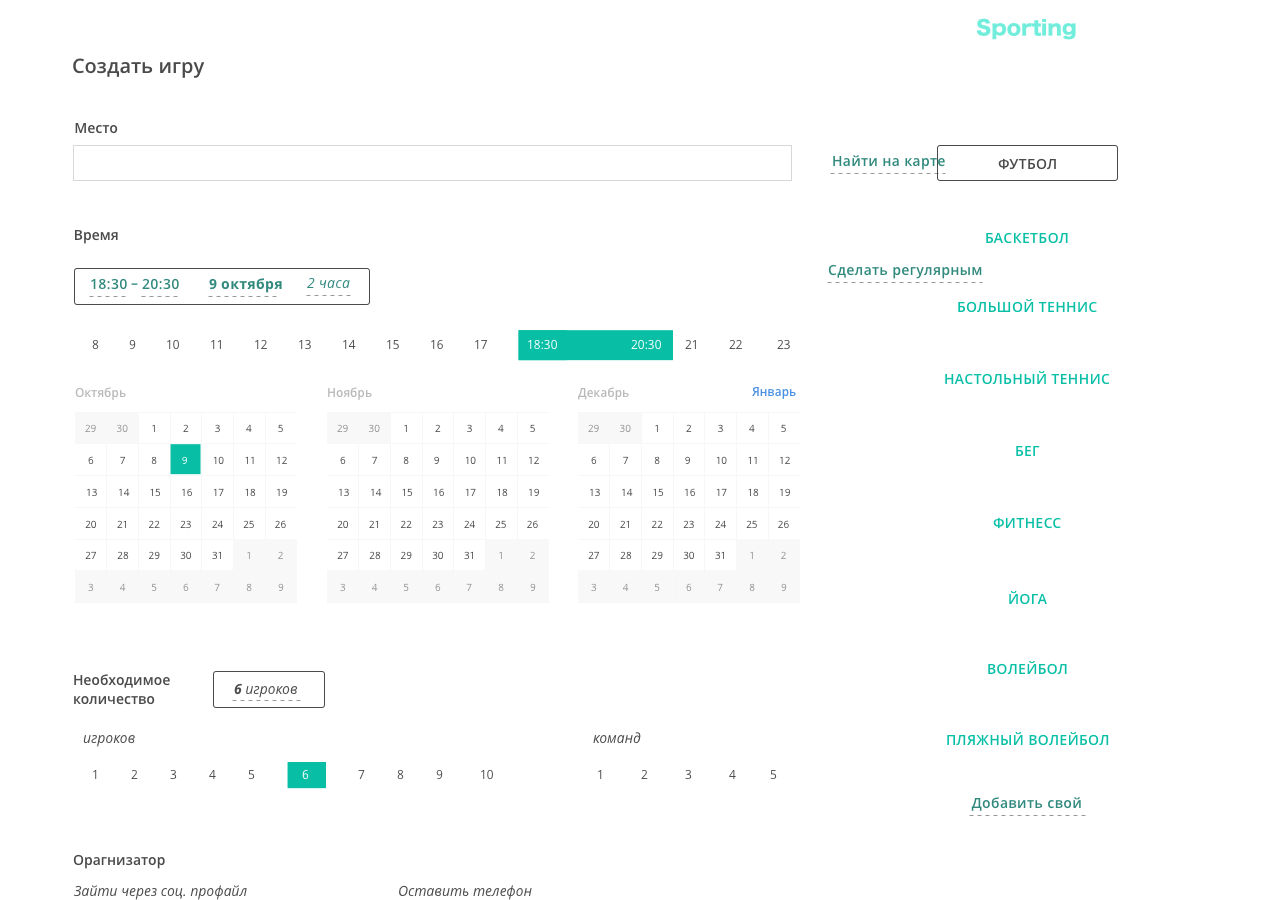
<file: PROTOTYPE/Desktop.framer/index.html>
<!DOCTYPE html>
<html>
	<head>
		<meta charset="utf-8">
		
		<meta name="format-detection" content="telephone=no">
		<meta name="apple-mobile-web-app-capable" content="yes">
		<meta name="apple-mobile-web-app-status-bar-style" content="black-translucent">

		<script type="text/javascript">
		// This automatically sets the right viewport scale on mobile devices
		(function() {
 		var scale = 1 / window.devicePixelRatio
 		document.write("<meta name=\"viewport\" content=\"width=device-width, height=device-height, initial-scale=" + scale + ", maximum-scale=" + scale + ", user-scalable=no\">")
		})()
		</script>

		<link rel="apple-touch-icon" href="framer/images/icon-120.png">
		<link rel="apple-touch-icon" href="framer/images/icon-76.png" sizes="76x76">
		<link rel="apple-touch-icon" href="framer/images/icon-120.png" sizes="120x120">
		<link rel="apple-touch-icon" href="framer/images/icon-152.png" sizes="152x152">
		<link rel="apple-touch-icon" href="framer/images/icon-180.png" sizes="180x180">
		<link rel="apple-touch-icon" href="framer/images/icon-192.png" sizes="192x192">

		<link rel="stylesheet" type="text/css" href="framer/style.css">

		<script src="framer/coffee-script.js"></script>
		<script src="framer/framer.js"></script>
		<script src="framer/framer.generated.js"></script>
		<script src="framer/framer.modules.js"></script>
		<script src="framer/framer.init.js"></script>

	</head>
	<body>
			<script src="fluid-framer.js"></script>
	</body>
</html>
</file>
<file: PROTOTYPE/Desktop.framer/framer/style.css>
* {
	margin: 0;
	padding: 0;
	border: none;
	-webkit-user-select: none;
	-webkit-tap-highlight-color: rgba(0,0,0,0);
}

body {
	background-color: #fff;
	font: 28px/1em "Helvetica";
	color: #FFF;
	overflow: hidden;
	cursor: url('images/cursor.png') 39 39, auto;
}

a {
	color: gray;
}

.framerAlertBackground {
 	position: absolute; top:0px; left:0px; right:0px; bottom:0px;
 	z-index: 1000;
 	background-color: #fff;
}

.framerAlert {
	font:400 14px/1.4 "Helvetica Neue", Helvetica, Arial, sans-serif;
	-webkit-font-smoothing:antialiased;
	color:#616367; text-align:center;
 	position: absolute; top:40%; left:50%; width:260px; margin-left:-130px;
}
.framerAlert strong { font-weight:500; color:#000; margin-bottom:8px; display:block; }
.framerAlert a { color:#28AFFA; }
.framerAlert .btn {
	font-weight:500; text-decoration:none; line-height:1;
	display:inline-block; padding:6px 12px 7px 12px;
	border-radius:3px; margin-top:12px;
	background:#28AFFA; color:#fff;
}

::-webkit-scrollbar {
	display: none;
}
</file>
